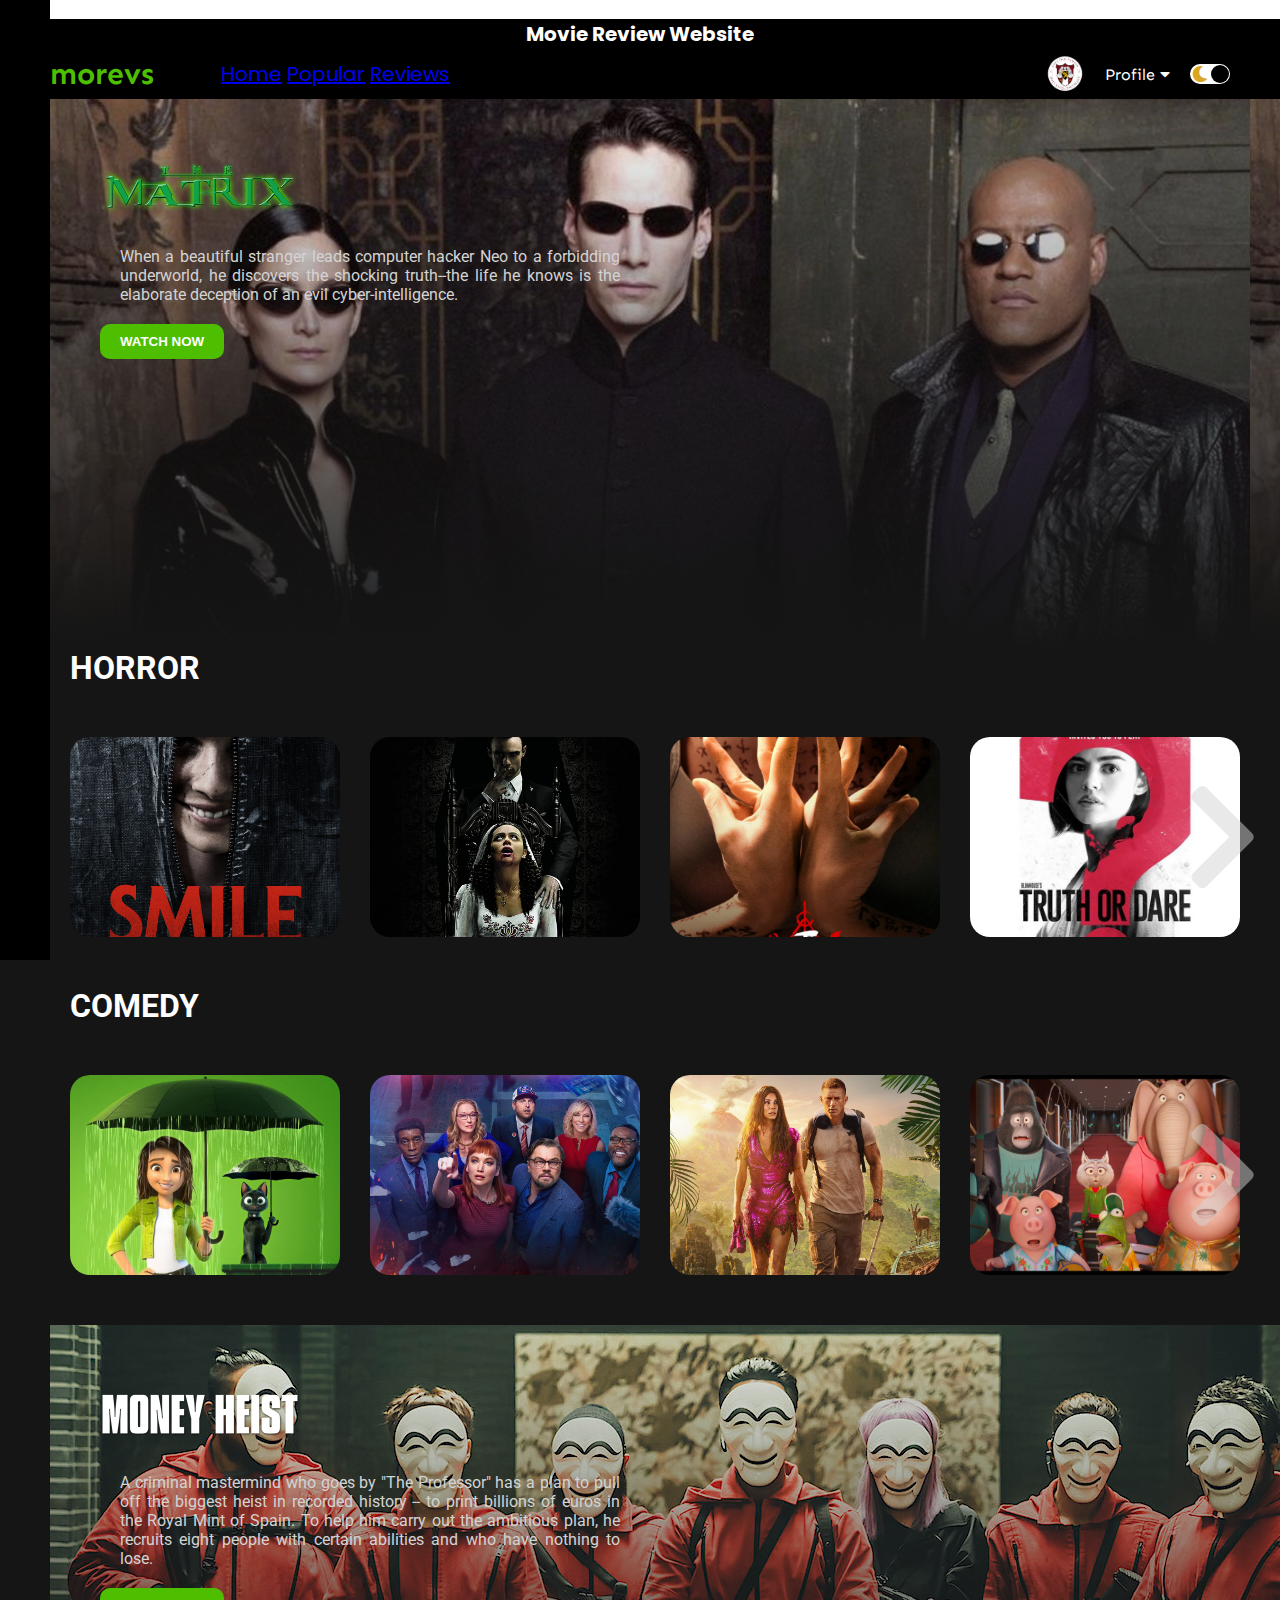
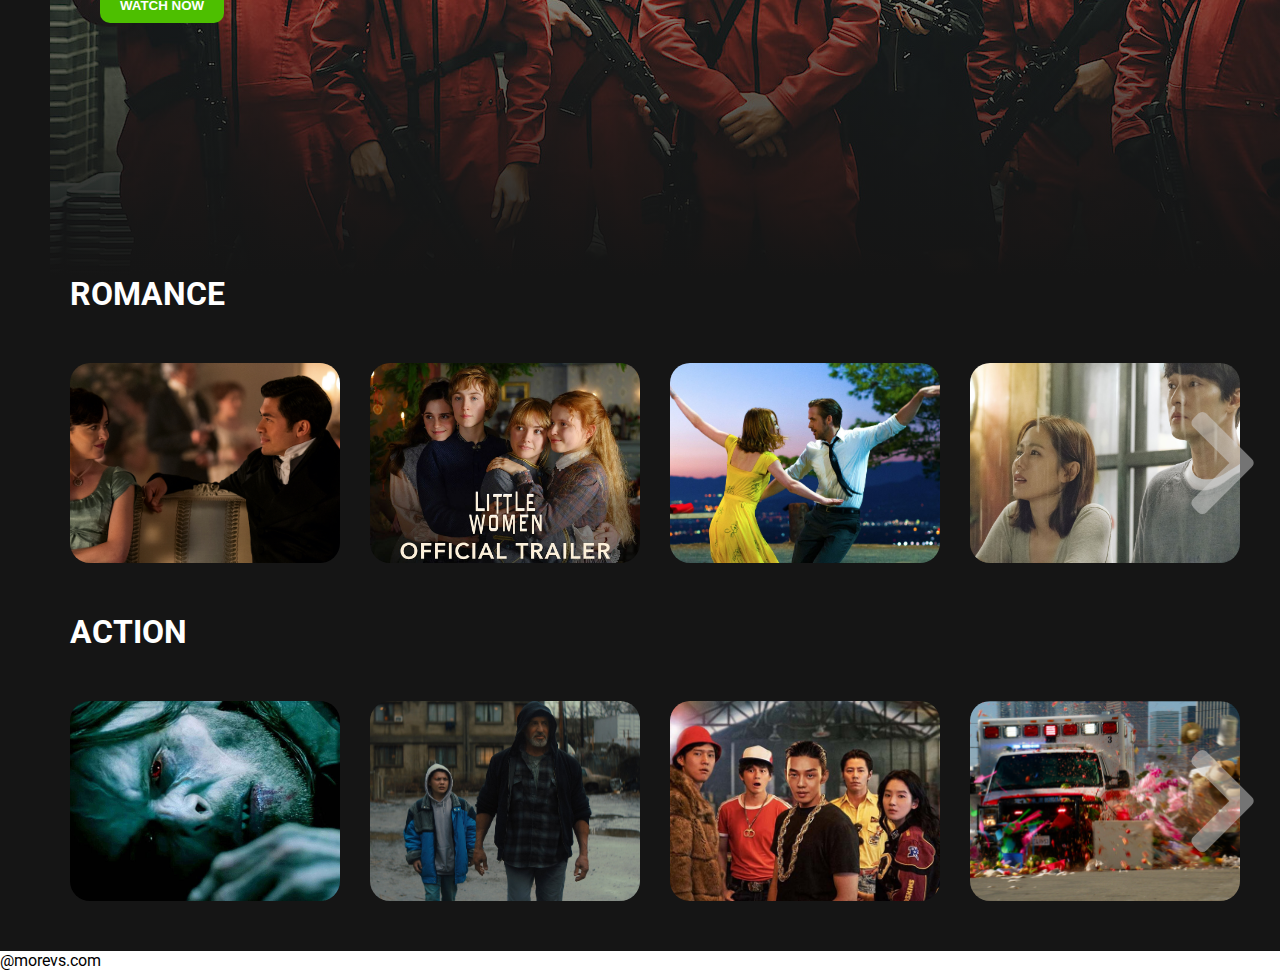
<file: ManabatKharlaRhoen_Website/popular.html>
<html lang="en">

<head>
    <meta charset="UTF-8">
    <meta http-equiv="X-UA-Compatible" content="IE=edge">
    <meta name="viewport" content="width=device-width, initial-scale=1.0">
    <link href="https://fonts.googleapis.com/css2?family=Poppins:ital,wght@0,100;0,200;0,300;0,400;0,500;0,600;0,700;0,800;0,900;1,100;1,200;1,300;1,400;1,500;1,600;1,700;1,800;1,900&display=swap" rel="stylesheet">
    <link rel="stylesheet" href="https://cdn.jsdelivr.net/npm/bootstrap-icons@1.9.1/font/bootstrap-icons.css">"
    <link rel="stylesheet" href="style.css">
    <link
        href="https://fonts.googleapis.com/css2?family=Roboto:wght@100;300;400;500;700;900&family=Sen:wght@400;700;800&display=swap"
        rel="stylesheet">
    <link rel="stylesheet" href="https://cdnjs.cloudflare.com/ajax/libs/font-awesome/5.15.2/css/all.min.css">
    <title>Movie Review Website</title>
</head>

<header>
    <p>Movie Review Website</p> </header>

<body>
    <div class="navbar">
        <div class="navbar-container">
            <div class="logo-container">
                <h1 class="logo">morevs</h1>
            </div>
            <div class="menu-container">
                <ul class="menu-list">
                    <a href = "index.html" title = "Home">Home</a>
                    <a href = "popular.html" title = "Popular">Popular</a>
                    <a href = "reviews.html" title = "Reviews">Reviews</a> 
                </ul>
            </div>
            <div class="profile-container">
                <img class="profile-picture" src="img/profile.png" alt="">
                <div class="profile-text-container">
                    <span class="profile-text">Profile</span>
                    <i class="fas fa-caret-down"></i>
                </div>
                <div class="toggle">
                    <i class="fas fa-moon toggle-icon"></i>
                    <i class="fas fa-sun toggle-icon"></i>
                    <div class="toggle-ball"></div>
                </div>
            </div>
        </div>
    </div>
    <div class="sidebar">
        <!-- insert icons-->
    </div>
    <div class="container">
        <div class="content-container">
            <div class="featured-content"
                style="background: linear-gradient(to bottom, rgba(0,0,0,0), #151515), url('img/f-3.jpg');">
                <img class="featured-title" src="img/f-t-3.png" alt="">
                <p class="featured-desc"> When a beautiful stranger leads computer hacker Neo to a forbidding 
                    underworld, he discovers the shocking truth--the life he knows is the elaborate deception of an evil cyber-intelligence.</p>
                <button class="featured-button">WATCH NOW</button>
            </div>
            <div class="movie-list-container">
                <h1 class="movie-list-title"> HORROR </h1>
                <div class="movie-list-wrapper">
                    <div class="movie-list">
                        <div class="movie-list-item">
                            <img class="movie-list-item-img" src="img/29.jpg" alt="">
                            <span class="movie-list-item-title">Smile</span>
                            <p class="movie-list-item-desc">After witnessing a bizarre, traumatic incident involving a patient, Dr. Rose Cotter
                                 starts experiencing frightening occurrences that she can't explain. </p>
                            <button class="movie-list-item-button">Rating <span>IMDB</span> <i class="bi bi-star-fill"></i> 6.7</button>
                        </div>
                        <div class="movie-list-item">
                            <img class="movie-list-item-img" src="img/30.png" alt="">
                            <span class="movie-list-item-title">The Invitation</span>
                            <p class="movie-list-item-desc"> After the death of her mother and having no other known relatives, Evie takes a 
                                DNA test and discovers a long-lost cousin she never knew she had.  </p>
                            <button class="movie-list-item-button">Rating <span>IMDB</span> <i class="bi bi-star-fill"></i> 5.2</button>
                        </div>
                        <div class="movie-list-item">
                            <img class="movie-list-item-img" src="img/31.jpg" alt="">
                            <span class="movie-list-item-title">Incantation</span>
                            <p class="movie-list-item-desc">Six years ago, Li Ronan is cursed after breaking a religious taboo; now, she must protect her 
                                daughter from the consequences of her actions.</p>
                            <button class="movie-list-item-button">Rating <span>IMDB</span> <i class="bi bi-star-fill"></i> 6.2</button>
                        </div>
                        <div class="movie-list-item">
                            <img class="movie-list-item-img" src="img/32.jpg" alt="">
                            <span class="movie-list-item-title"> Truth or Dare </span>
                            <p class="movie-list-item-desc"> Olivia, Lucas and a group of their college friends travel to Mexico for one last getaway before graduation. </p>
                            <button class="movie-list-item-button">Rating <span>IMDB</span> <i class="bi bi-star-fill"></i> 5.2</button>
                        </div>
                        <div class="movie-list-item">
                            <img class="movie-list-item-img" src="img/33.jpg" alt="">
                            <span class="movie-list-item-title"> Eerie </span>
                            <p class="movie-list-item-desc"> A guidance counsellor's special talents help her unravel the mystery behind the unexpected and gruesome 
                                death of a student at a Catholic school for girls. </p>
                            <button class="movie-list-item-button">Rating <span>IMDB</span> <i class="bi bi-star-fill"></i> 4.7</button>
                        </div>
                        <div class="movie-list-item">
                            <img class="movie-list-item-img" src="img/34.jpg" alt="">
                            <span class="movie-list-item-title"> The Nun</span>
                            <p class="movie-list-item-desc">When a young nun at a cloistered abbey in Romania takes her own life, a priest with a haunted past and 
                                a novitiate on the threshold of her final vows are sent by the Vatican to investigate.  </p>
                            <button class="movie-list-item-button">Rating <span>IMDB</span> <i class="bi bi-star-fill"></i>5.3</button>
                        </div>
                        <div class="movie-list-item">
                            <img class="movie-list-item-img" src="img/35.jpg" alt="">
                            <span class="movie-list-item-title"> Cam </span>
                            <p class="movie-list-item-desc"> When her account is stolen by a look-alike, a cam girl sets out to unmask the mysterious woman and get her identity back. </p>
                            <button class="movie-list-item-button">Rating <span>IMDB</span> <i class="bi bi-star-fill"></i> 5.9 </button>
                        </div>
                    </div>
                    <i class="fas fa-chevron-right arrow"></i>
                </div>
            </div>
            <div class="movie-list-container">
                <h1 class="movie-list-title"> COMEDY </h1>
                <div class="movie-list-wrapper">
                    <div class="movie-list">
                        <div class="movie-list-item">
                            <img class="movie-list-item-img" src="img/36.jpg" alt="">
                            <span class="movie-list-item-title">Luck </span>
                            <p class="movie-list-item-desc"> The story of Sam Greenfield, the unluckiest person in the world. Suddenly finding herself in the never-before-seen
                                 Land of Luck, she must unite with the magical creatures there to turn her luck around.</p>
                            <button class="movie-list-item-button">Rating <span>IMDB</span> <i class="bi bi-star-fill"></i> 6.4 </button>
                        </div>
                        <div class="movie-list-item">
                            <img class="movie-list-item-img" src="img/37.jpg" alt="">
                            <span class="movie-list-item-title">Don't Look Up</span>
                            <p class="movie-list-item-desc">Two low-level astronomers must go on a giant media tour to warn mankind of an approaching comet that will destroy planet Earth. </p>
                            <button class="movie-list-item-button">Rating <span>IMDB</span> <i class="bi bi-star-fill"></i> 7.2 </button>
                        </div>
                        <div class="movie-list-item">
                            <img class="movie-list-item-img" src="img/38.jpg" alt="">
                            <span class="movie-list-item-title">The Lost City </span>
                            <p class="movie-list-item-desc">Reclusive author Loretta Sage writes about exotic places in her popular adventure novels that feature a handsome
                                 cover model named Alan.  </p>
                            <button class="movie-list-item-button">Rating <span>IMDB</span> <i class="bi bi-star-fill"></i> 6.1</button>
                        </div>
                        <div class="movie-list-item">
                            <img class="movie-list-item-img" src="img/39.jpg" alt="">
                            <span class="movie-list-item-title"> Sing 2</span>
                            <p class="movie-list-item-desc">Can-do koala Buster Moon and his all-star cast of animal performers prepare to launch a dazzling stage 
                                extravaganza in the glittering entertainment capital of the world.  </p>
                            <button class="movie-list-item-button">Rating <span>IMDB</span> <i class="bi bi-star-fill"></i> 7.4</button>
                        </div>
                        <div class="movie-list-item">
                            <img class="movie-list-item-img" src="img/40.jpg" alt="">
                            <span class="movie-list-item-title">Baywatch</span>
                            <p class="movie-list-item-desc">When a dangerous crime wave hits the beach, the legendary Mitch Buchannon leads his elite squad
                                 of lifeguards on a mission to prove that you don't have to wear a badge to save the bay.  </p>
                            <button class="movie-list-item-button">Rating <span>IMDB</span> <i class="bi bi-star-fill"></i> 5.5 </button>
                        </div>
                        <div class="movie-list-item">
                            <img class="movie-list-item-img" src="img/41.jpg" alt="">
                            <span class="movie-list-item-title"> Shazam! </span>
                            <p class="movie-list-item-desc"> We all have a superhero inside of us -- it just takes a bit of magic to bring it out. In 14-year-old 
                                Billy Batson's case, all he needs to do is shout out one word to transform into the adult superhero Shazam.</p>
                            <button class="movie-list-item-button">Rating <span>IMDB</span> <i class="bi bi-star-fill"></i> 7 </button>
                        </div>
                        <div class="movie-list-item">
                            <img class="movie-list-item-img" src="img/42.jpg" alt="">
                            <span class="movie-list-item-title">Trolls </span>
                            <p class="movie-list-item-desc">After the Bergens invade Troll Village, Poppy, the happiest Troll ever born, and the overly-cautious, 
                                curmudgeonly Branch set off on a journey to rescue her friends. </p>
                            <button class="movie-list-item-button">Rating <span>IMDB</span> <i class="bi bi-star-fill"></i> 6.4 </button>
                        </div>
                    </div>
                    <i class="fas fa-chevron-right arrow"></i>
                </div>
            </div>
            <div class="featured-content"
                style="background: linear-gradient(to bottom, rgba(0,0,0,0), #151515), url('img/f-4.jpg');">
                <img class="featured-title" src="img/f-t-4.png" alt="">
                <p class="featured-desc">A criminal mastermind who goes by "The Professor" has a plan to pull off the biggest heist in recorded history -- to print
                     billions of euros in the Royal Mint of Spain. To help him carry out the ambitious plan, he recruits eight people with certain abilities and who have nothing to lose.</p>
                <button class="featured-button">WATCH NOW</button>
            </div>
            <div class="movie-list-container">
                <h1 class="movie-list-title">ROMANCE</h1>
                <div class="movie-list-wrapper">
                    <div class="movie-list">
                        <div class="movie-list-item">
                            <img class="movie-list-item-img" src="img/43.jpeg" alt="">
                            <span class="movie-list-item-title">Persuasion </span>
                            <p class="movie-list-item-desc">When Frederick Wentworth the one who got away crashes back into Anne Elliot's life, she must choose between
                                 putting the past behind her or listening to her heart when it comes to second chances. </p>
                            <button class="movie-list-item-button">Rating <span>IMDB</span> <i class="bi bi-star-fill"></i> 5.8</button>
                        </div>
                        <div class="movie-list-item">
                            <img class="movie-list-item-img" src="img/44.jpg" alt="">
                            <span class="movie-list-item-title">Little Women </span>
                            <p class="movie-list-item-desc">In the years after the Civil War, Jo March lives in New York and makes her living as a writer, 
                                while her sister Amy studies painting in Paris. </p>
                            <button class="movie-list-item-button">Rating <span>IMDB</span> <i class="bi bi-star-fill"></i> 7.8 </button>
                        </div>
                        <div class="movie-list-item">
                            <img class="movie-list-item-img" src="img/45.jpg" alt="">
                            <span class="movie-list-item-title"> La la land</span>
                            <p class="movie-list-item-desc"> Sebastian and Mia are drawn together by their common desire to do what they love. </p>
                            <button class="movie-list-item-button">Rating <span>IMDB</span> <i class="bi bi-star-fill"></i> 8 </button>
                        </div>
                        <div class="movie-list-item">
                            <img class="movie-list-item-img" src="img/46.jpg" alt="">
                            <span class="movie-list-item-title">Be with You </span>
                            <p class="movie-list-item-desc">A woman dies, leaving her husband and young son, but during the rain season, she comes back to life and has no memories.  </p>
                            <button class="movie-list-item-button">Rating <span>IMDB</span> <i class="bi bi-star-fill"></i> 7.7  </button>
                        </div>
                        <div class="movie-list-item">
                            <img class="movie-list-item-img" src="img/47.jpg" alt="">
                            <span class="movie-list-item-title">Purple Hearts </span>
                            <p class="movie-list-item-desc">An aspiring musician agrees to a marriage of convenience with a soon-to-deploy Marine, but a tragedy soon turns 
                                their fake relationship all too real. </p>
                            <button class="movie-list-item-button">Rating <span>IMDB</span> <i class="bi bi-star-fill"></i> 6.7 </button>
                        </div>
                        <div class="movie-list-item">
                            <img class="movie-list-item-img" src="img/48.jpg" alt="">
                            <span class="movie-list-item-title">Me Before You </span>
                            <p class="movie-list-item-desc"> </p>
                            <button class="movie-list-item-button">Rating <span>IMDB</span> <i class="bi bi-star-fill"></i> 7.4 </button>
                        </div>
                        <div class="movie-list-item">
                            <img class="movie-list-item-img" src="img/49.jpg" alt="">
                            <span class="movie-list-item-title">Sweet & Sour </span>
                            <p class="movie-list-item-desc">Faced with real-world opportunities and challenges, a couple endures the highs and lows of trying to make 
                                a long-distance relationship survive. </p>
                            <button class="movie-list-item-button">Rating <span>IMDB</span> <i class="bi bi-star-fill"></i> 6.7 </button>
                        </div>
                    </div>
                    <i class="fas fa-chevron-right arrow"></i>
                </div>
            </div>
            <div class="movie-list-container">
                <h1 class="movie-list-title">ACTION</h1>
                <div class="movie-list-wrapper">
                    <div class="movie-list">
                        <div class="movie-list-item">
                            <img class="movie-list-item-img" src="img/50.jpg" alt="">
                            <span class="movie-list-item-title">Morbius</span>
                            <p class="movie-list-item-desc">Dangerously ill with a rare blood disorder and determined to save others from the same fate, Dr. Morbius
                                 attempts a desperate gamble.  </p>
                            <button class="movie-list-item-button">Rating <span>IMDB</span> <i class="bi bi-star-fill"></i> 5.2 </button>
                        </div>
                        <div class="movie-list-item">
                            <img class="movie-list-item-img" src="img/51.jpg" alt="">
                            <span class="movie-list-item-title">Samaritan</span>
                            <p class="movie-list-item-desc">Thirteen-year-old Sam Cleary suspects that his mysterious and reclusive neighbor, Mr. Smith, 
                                is actually a legend hiding in plain sight. </p>
                            <button class="movie-list-item-button">Rating <span>IMDB</span> <i class="bi bi-star-fill"></i> 5.7 </button>
                        </div>
                        <div class="movie-list-item">
                            <img class="movie-list-item-img" src="img/52.jpg" alt="">
                            <span class="movie-list-item-title">Seoul Vibe </span>
                            <p class="movie-list-item-desc">In the days leading up to the 1988 Seoul Olympics, a ragtag team of drivers and mechanics
                                 goes undercover to dismantle a massive money-laundering ring that could jeapordise the whole event. </p>
                            <button class="movie-list-item-button">Rating <span>IMDB</span> <i class="bi bi-star-fill"></i> 5.5 </button>
                        </div>
                        <div class="movie-list-item">
                            <img class="movie-list-item-img" src="img/53.jpg" alt="">
                            <span class="movie-list-item-title">Ambulance</span>
                            <p class="movie-list-item-desc">Needing money to cover his wife's medical bills, a decorated veteran teams up with his 
                                adoptive brother to steal $32 million from a Los Angeles bank. </p>
                            <button class="movie-list-item-button">Rating <span>IMDB</span> <i class="bi bi-star-fill"></i> 6.1 </button>
                        </div>
                        <div class="movie-list-item">
                            <img class="movie-list-item-img" src="img/54.jpg" alt="">
                            <span class="movie-list-item-title">Anna</span>
                            <p class="movie-list-item-desc">Beneath a Russian woman's striking beauty lies a hidden secret that will unleash her 
                                indelible strength and skill and lead to her becoming one of the most feared assassins on the planet. </p>
                            <button class="movie-list-item-button">Rating <span>IMDB</span> <i class="bi bi-star-fill"></i> 6.6 </button>
                        </div>
                        <div class="movie-list-item">
                            <img class="movie-list-item-img" src="img/55.jpg" alt="">
                            <span class="movie-list-item-title">Bumblebee</span>
                            <p class="movie-list-item-desc">On the run in the year 1987, Bumblebee the Autobot seeks refuge in a junkyard in a small California beach town. </p>
                            <button class="movie-list-item-button">Rating <span>IMDB</span> <i class="bi bi-star-fill"></i> 6.7 </button>
                        </div>
                        <div class="movie-list-item">
                            <img class="movie-list-item-img" src="img/56.jpg" alt="">
                            <span class="movie-list-item-title"> Aquaman </span>
                            <p class="movie-list-item-desc"> Once home to the most advanced civilization on Earth, the city of Atlantis is now an underwater kingdom 
                                ruled by the power-hungry King Orm.  </p>
                            <button class="movie-list-item-button">Rating <span>IMDB</span> <i class="bi bi-star-fill"></i> 6.8  </button>
                        </div>
                    </div>
                    <i class="fas fa-chevron-right arrow"></i>
                </div>
            </div>
        </div>
    </div>
    <script src="app.js"></script>
</body>

<footer> <p>@morevs.com</p> </footer>

</html>
</file>
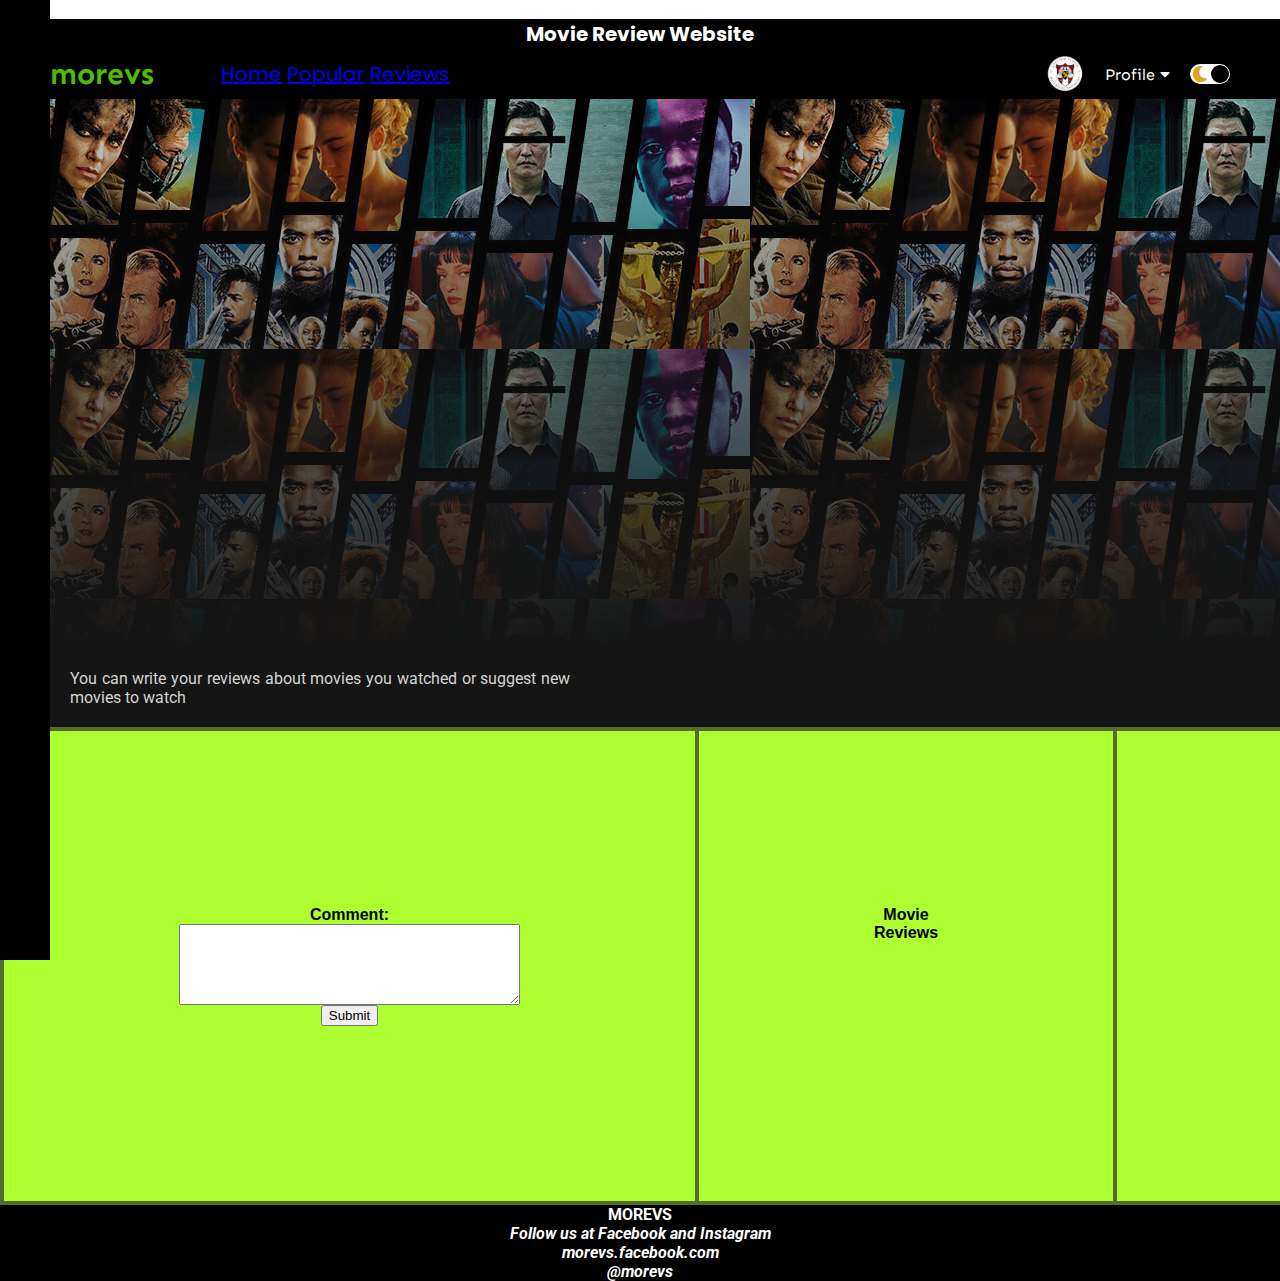
<file: ManabatKharlaRhoen_Website/reviews.html>
<html lang="en">

<head>
    <meta charset="UTF-8">
    <meta http-equiv="X-UA-Compatible" content="IE=edge">
    <meta name="viewport" content="width=device-width, initial-scale=1.0">
    <link href="https://fonts.googleapis.com/css2?family=Poppins:ital,wght@0,100;0,200;0,300;0,400;0,500;0,600;0,700;0,800;0,900;1,100;1,200;1,300;1,400;1,500;1,600;1,700;1,800;1,900&display=swap" rel="stylesheet">
    <link rel="stylesheet" href="https://cdn.jsdelivr.net/npm/bootstrap-icons@1.9.1/font/bootstrap-icons.css">"
    <link rel="stylesheet" href="style.css">
    <link
        href="https://fonts.googleapis.com/css2?family=Roboto:wght@100;300;400;500;700;900&family=Sen:wght@400;700;800&display=swap"
        rel="stylesheet">
    <link rel="stylesheet" href="https://cdnjs.cloudflare.com/ajax/libs/font-awesome/5.15.2/css/all.min.css">
    <title>Movie Review Website</title>
</head>

<header>
    <p>Movie Review Website</p> </header>

<body>
    <div class="navbar">
        <div class="navbar-container">
            <div class="logo-container">
                <h1 class="logo">morevs</h1>
            </div>
            <div class="menu-container">
                <ul class="menu-list">
                    <a href = "index.html" title = "Home">Home</a>
                    <a href = "popular.html" title = "Popular">Popular</a>
                    <a href = "reviews.html" title = "Reviews">Reviews</a> 
                </ul>
            </div>
            <div class="profile-container">
                <img class="profile-picture" src="img/profile.png" alt="">
                <div class="profile-text-container">
                    <span class="profile-text">Profile</span>
                    <i class="fas fa-caret-down"></i>
                </div>
                <div class="toggle">
                    <i class="fas fa-moon toggle-icon"></i>
                    <i class="fas fa-sun toggle-icon"></i>
                    <div class="toggle-ball"></div>
                </div>
            </div>
        </div>
    </div>
    <div class="sidebar">
        <!-- insert icons-->
    </div>
    <div class="container">
        <div class="content-container">
            <div class="featured-content"
                style="background: linear-gradient(to bottom, rgba(0,0,0,0), #151515), url('img/f-5.jpg');"></div>
                <p class="featured-desc"> You can write your reviews about movies you watched or suggest new movies to watch</p>
            </div>

<body>



            <table>

                <tr>
          
                  <th><form action="action.php" method="post">
                    Comment: <textarea name="comment" rows="5" cols="40"></textarea>
                    <p><input type="submit" /></p>
                   </form></th>
                  <th>Movie Reviews</th>
                  <th><form action="welcome.php" method="post">
                    Name: <input type="text" name="name"><br>
                    E-mail: <input type="text" name="email"><br>
                    <input type="submit">
                    </form>
                    
                    </body></th>
                </tr>
                
                
                
                </table>
                
        <script src="app.js"></script>
</body>


<footer class ="bg">
    <h4>MOREVS</h4>
    
    <strong><em>Follow us at Facebook and Instagram<br />
    morevs.facebook.com<br />
    @morevs<br /></em></strong>
    </footer>


</html>
</file>
<file: ManabatKharlaRhoen_Website/style.css>
* {
  margin: 0;
}

body {
  font-family: "Roboto", sans-serif;
}

header {
 font-size: 20px;
 font-family: "Poppins", sans-serif;
 font-weight: bold;
 text-align: center;
 background: black;
 color: white;
}

.bg {
  background-color: black;
  color: white;
  text-align: center;}

.navbar {
  width: 100%;
  height: 50px;
  background-color: black;
  position: sticky;
  top: 0;
}

.navbar-container {
  display: flex;
  align-items: center;
  padding: 0 50px;
  height: 100%;
  color: white;
  font-family: "Sen", sans-serif;
}


.logo-container {
  flex: 1;
}

.logo {
  font-size: 30px;
  color: #4dbf00;
}

.menu-container {
  flex: 6;
}

.menu-list {
  font-size: 20px;
  font-family: "Poppins", sans-serif;
  color: white;
  display: inline;
  list-style-type: none;
  padding-right: 40px;
}

.menu-list-item {
  margin-right: 30px;
}

.menu-list-item.active {
  font-weight: bold;
}
.profile-container {
  flex: 2;
  display: flex;
  align-items: center;
  justify-content: flex-end;
}

.profile-text-container {
  margin: 0 20px;
}

.profile-picture {
  width: 40px;
  height: 40px;
  border-radius: 50%;
  object-fit: cover;
}

.toggle {
  width: 40px;
  height: 20px;
  background-color: white;
  border-radius: 30px;
  display: flex;
  align-items: center;
  justify-content: space-around;
  position: relative;
}

.toggle-icon {
  color: goldenrod;
}

.toggle-ball {
  width: 18px;
  height: 18px;
  background-color: black;
  position: absolute;
  right: 1px;
  border-radius: 50%;
  cursor: pointer;
  transition: 1s ease all;
}

.sidebar {
  width: 50px;
  height: 100%;
  background-color: black;
  position: fixed;
  top: 0;
  display: flex;
  flex-direction: column;
  align-items: center;
  padding-top: 60px;
}

.left-menu-icon {
  color: white;
  font-size: 20px;
  margin-bottom: 40px;
}

.container {
  background-color: #151515;
  min-height: calc(100vh - 50px);
  color: white;
}

.content-container {
  margin-left: 50px;
}

.featured-content {
  height: 50vh;
  padding: 50px;
}

.featured-title {
  width: 200px;
}

.featured-desc {
  width: 500px;
  color: lightgray;
  margin: 20px;
  font-size: 100%;
  text-align: justify;
}

.featured-button {
  background-color: #4dbf00;
  color: white;
  padding: 10px 20px;
  border-radius: 10px;
  border: none;
  outline: none;
  font-weight: bold;
}

.movie-list-container {
  padding: 0 20px;
}

.movie-list-wrapper {
  position: relative;
  overflow: hidden;
}

.movie-list {
  display: flex;
  align-items: center;
  height: 300px;
  transform: translateX(0);
  transition: all 1s ease-in-out;
}

.movie-list-item {
  margin-right: 30px;
  position: relative;
}

.movie-list-item:hover .movie-list-item-img {
  transform: scale(1.2);
  margin: 0 30px;
  opacity: 0.5;
}

.movie-list-item:hover .movie-list-item-title,
.movie-list-item:hover .movie-list-item-desc,
.movie-list-item:hover .movie-list-item-button {
  opacity: 1;
}

.movie-list-item-img {
  transition: all 1s ease-in-out;
  width: 270px;
  height: 200px;
  object-fit: cover;
  border-radius: 20px;
}

.movie-list-item-title {
  background-color: #333;
  padding: 0 10px;
  font-size: 32px;
  font-weight: bold;
  position: absolute;
  top: 10%;
  left: 50px;
  opacity: 0;
  transition: 1s all ease-in-out;
}

.movie-list-item-desc {
  background-color: #333;
  padding: 10px;
  font-size: 12px;
  text-align: justify;
  position: absolute;
  top: 30%;
  left: 50px;
  width: 230px;
  opacity: 0;
  transition: 1s all ease-in-out;
}

.movie-list-item-button {
  padding: 5px;
  background-color: #4dbf00;
  font-weight: bold;
  color: white;
  border-radius: 12px;
  outline: none;
  border: none;
  cursor:pointer;
  position: absolute;
  bottom: 8px;
  left: 50px;
  opacity: 0;
  transition: 1s all ease-in-out;
}

.arrow {
  font-size: 120px;
  position: absolute;
  top: 90px;
  right: 0;
  color: lightgray;
  opacity: 0.5;
  cursor: pointer;
}

.container.active {
  background-color: white;
}

.movie-list-title.active {
  color: black;
}

.navbar-container.active {
  background-color: white;

  color: black;
}

.sidebar.active{
    background-color: white;
}

.left-menu-icon.active{
    color: black;
}

.toggle.active{
    background-color: black;
}

.toggle-ball.active{
    background-color: white;
    transform: translateX(-20px);
}

table, th, td {border: solid 4px darkolivegreen; 
  border-collapse: collapse;
  color:  black;
  background-color:  greenyellow; 
  font-weight:  bold;
  font-family: Verdana, Geneva, Tahoma, sans-serif;
  text-align: center;
  padding:  175px;
  vertical-align:  top;}


@media only screen and (max-width: 940px){
    .menu-container{
        display: none;
    }
}
</file>
